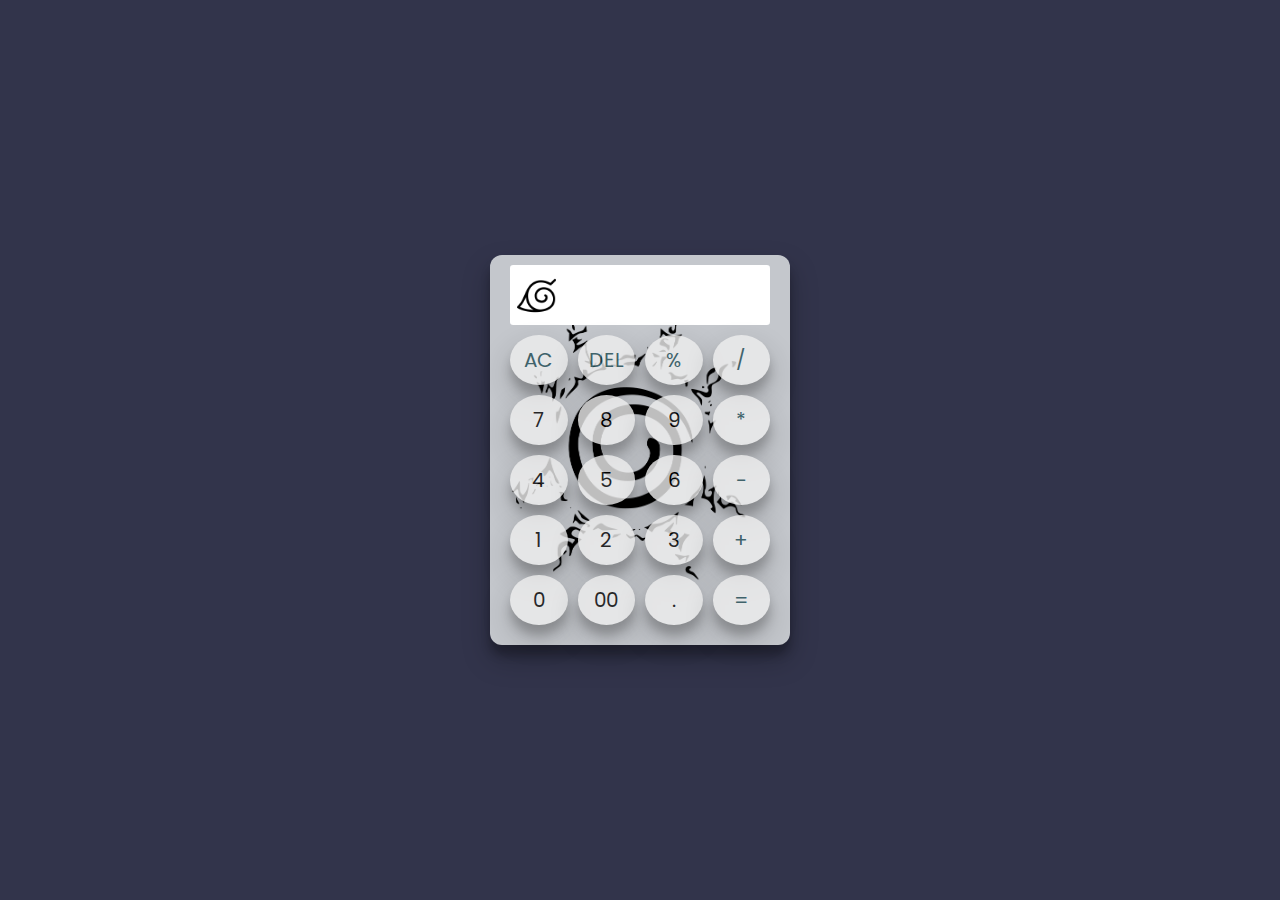
<file: Calculator/index.html>
<!DOCTYPE html>
<html lang="en">
  <head>
    <meta charset="UTF-8" />
    <meta http-equiv="X-UA-Compatible" content="IE=edge" />
    <meta name="viewport" content="width=device-width, initial-scale=1.0" />
    <title>Calculator in HTML CSS & JavaScript</title>
    <link rel="stylesheet" href="style.css" />
  </head>
  <body>
    <div class="container">
      <input type="text" class="display" />
      <div class="buttons">
        <button class="operator" data-value="AC">AC</button>
        <button class="operator" data-value="DEL">DEL</button>
        <button class="operator" data-value="%">%</button>
        <button class="operator" data-value="/">/</button>

        <button data-value="7">7</button>
        <button data-value="8">8</button>
        <button data-value="9">9</button>
        <button class="operator" data-value="*">*</button>

        <button data-value="4">4</button>
        <button data-value="5">5</button>
        <button data-value="6">6</button>
        <button class="operator" data-value="-">-</button>

        <button data-value="1">1</button>
        <button data-value="2">2</button>
        <button data-value="3">3</button>
        <button class="operator" data-value="+">+</button>

        <button data-value="0">0</button>
        <button data-value="00">00</button>
        <button data-value=".">.</button>
        <button class="operator" data-value="=">=</button>
      </div>
    </div>

    <script src="app.js"></script>
  </body>
</html>
</file>
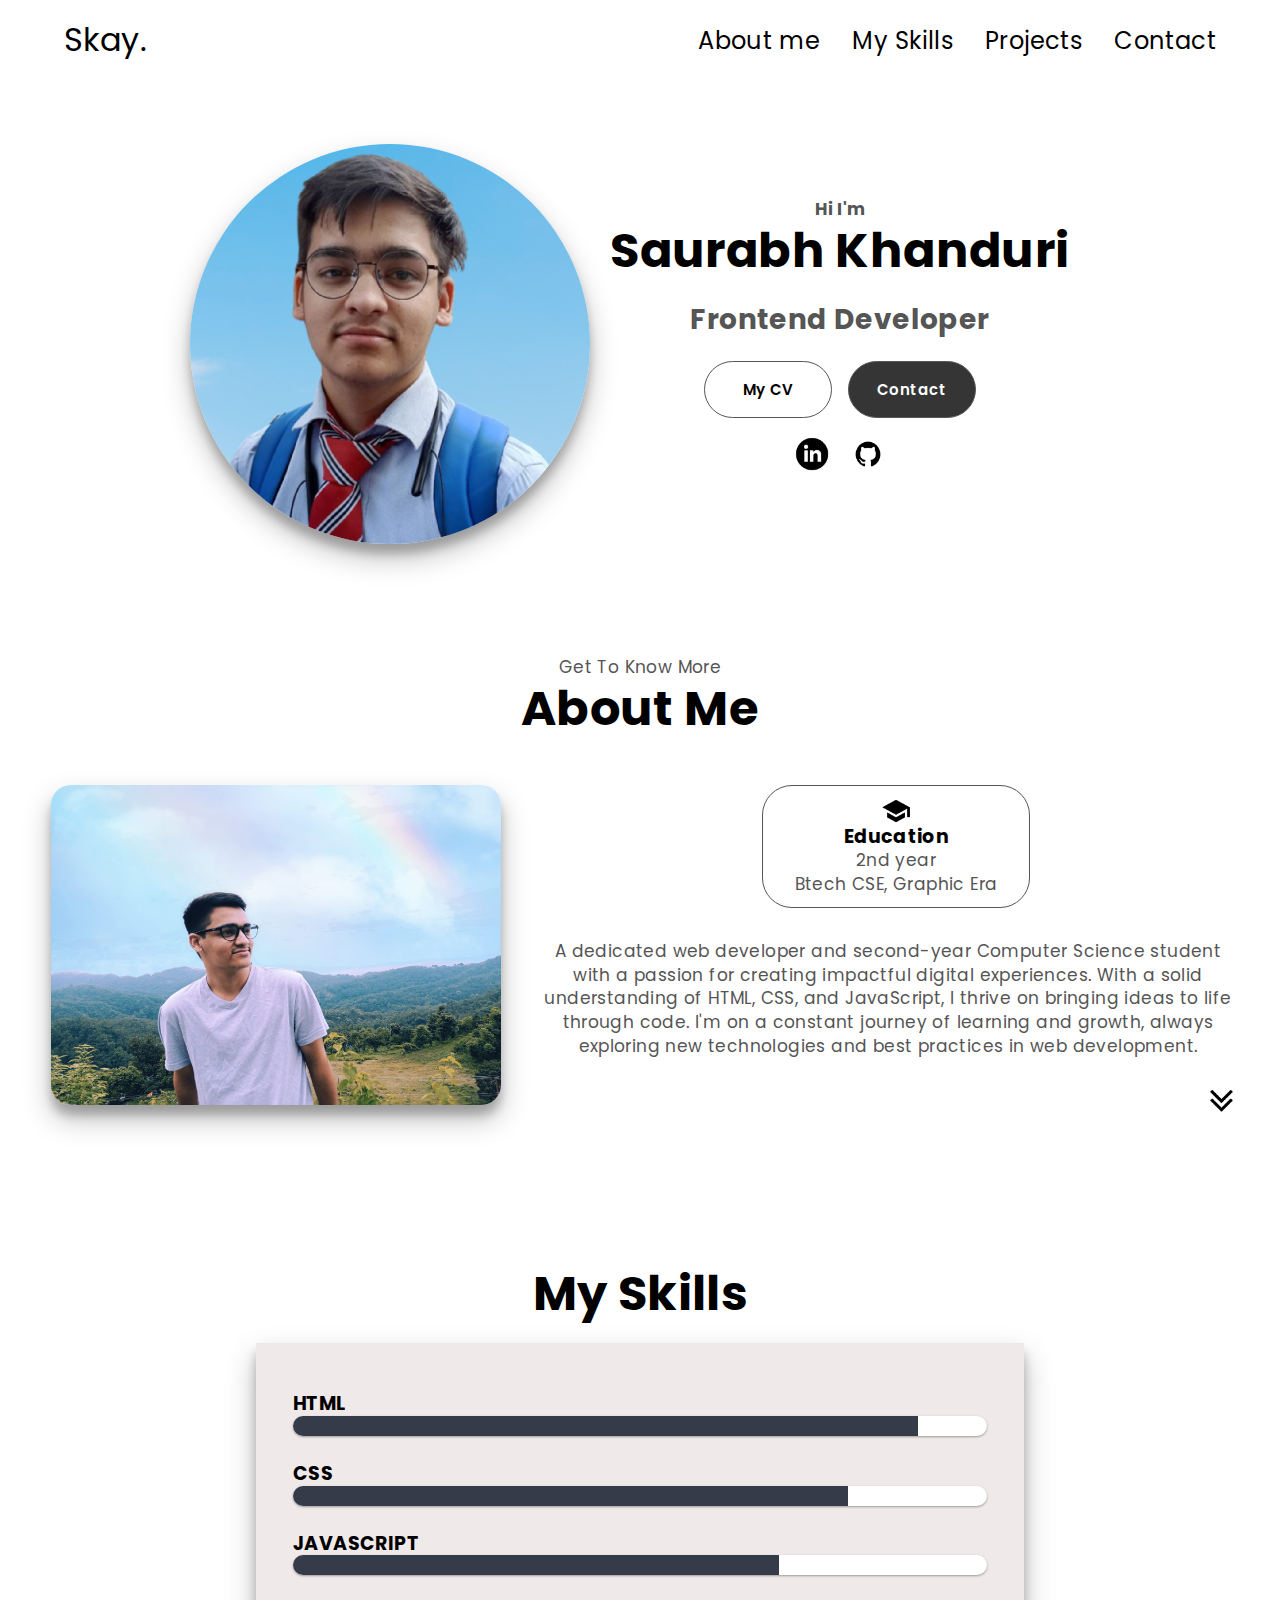
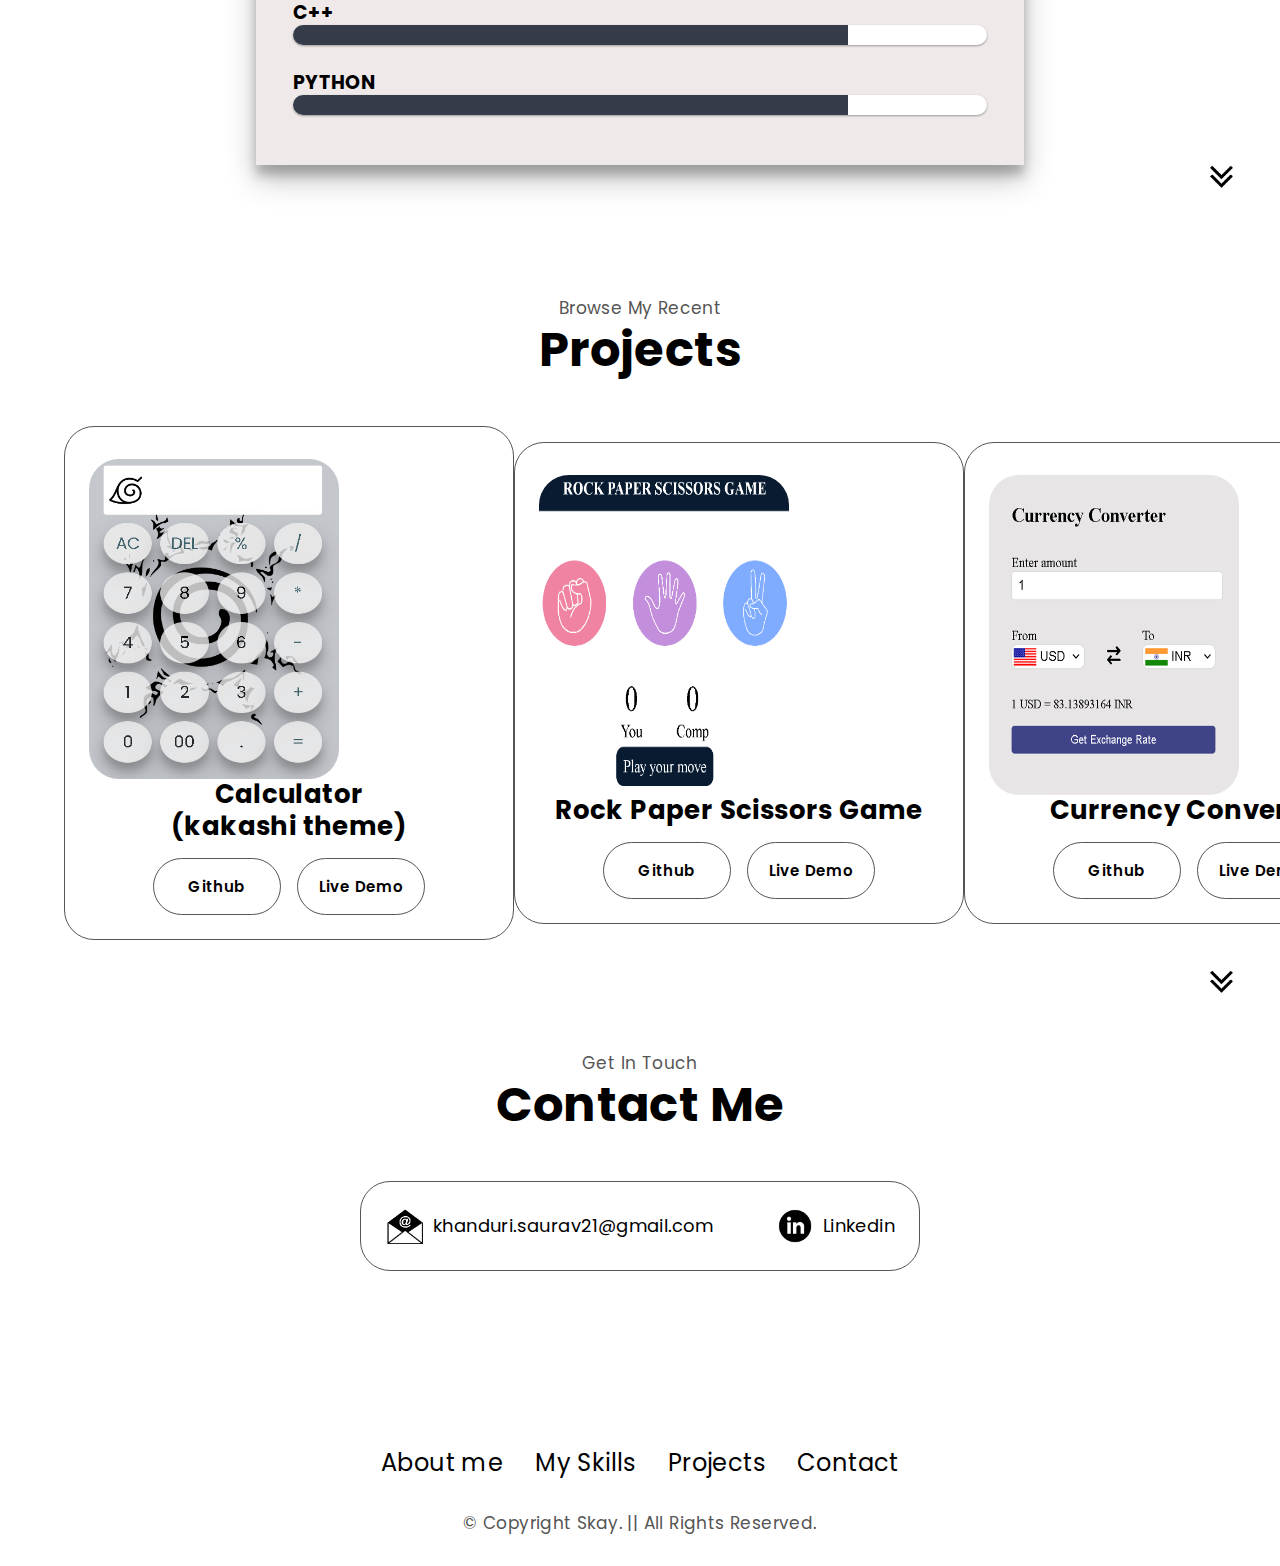
<file: Portfolio/index.html>
<!DOCTYPE html>
<html lang="en">
<head>
    <meta charset="UTF-8">
    <meta name="viewport" content="width=device-width, initial-scale=1.0">
    <title>Portfolio</title>
    <link rel="stylesheet" href="style.css">
    <link rel="stylesheet" href="https://unpkg.com/boxicons@latest/css/boxicons.min.css">
</head>
<body>
    <!---nav bar--->
    <nav>
    <div class="container nav-container">
    <a href="" class="logo">Skay.</a>
    <ul class="navlist">
        <li><a href="#about">About me</a></li>
        <li><a href="#skills">My Skills</a></li>
        <li><a href="#projects">Projects</a></li>
        <li><a href="#contact">Contact</a></li>
    </ul>
    </div>
    </nav>
    <!-- header section -->
    <header>
        <div class="container header-container">
            <div class="header-left">
                <img src="./img/sk.jpeg" alt="Saurabh's profile-photo">
            </div>
            <div class="header-right">
                <p><b>Hi I'm</b></p>
                <h1>Saurabh Khanduri</h1>
                <h2>Frontend Developer</h2>
                <div class="header-info">
                    <a href="./img/Saurabh_Resume.pdf" class="btn" download="Saurabh_Resume.pdf">My CV</a>
                    <a href="#contact" class="btn btn-dark">Contact</a>
                </div>  
                <div class="header-social">
                    <a href="https://www.linkedin.com/in/saurabh-khanduri-92748a258/"><img src="./img/linkedin.png" class="icon1"></a>
                    <a href="https://github.com/SaurabhKhanduri21"><img src="./img/git.png" class="icon1"></a>
                </div>
            </div>
        </div>
    </header>
    <!-- about section -->
    <section id="about">
        <p class="heading-p">Get To Know More</p>
        <h1 class="heading">About Me</h1>
        <div class="about about-container">
            <div class="about-left">
                <img src="./img/skay.jpeg" alt="Saurabh photo">
            </div>
            <div class="about-right">
                <div class="basic-ed">
                <div class="ed-box">
                    <img src="./img/ed.png" class="icon1">
                    <h4>Education</h4>
                    <p>2nd year <br>
                       Btech CSE, Graphic Era
                    </div>
                    </p>
                </div>
                <div class="description">
                <p>A dedicated web developer and second-year Computer Science student with a passion for creating impactful digital experiences. With a solid understanding of HTML, CSS, and JavaScript, I thrive on bringing ideas to life through code. I'm on a constant journey of learning and growth, always exploring new technologies and best practices in web development.</p>
                <a href="#skills" class="arrow"><img src="./img/arrow.png" class="icon1"></a>
            </div>
            </div>
        </div>
    </section>
    <!-- skills section -->
    <section id="skills">
        <h1 class="heading">My Skills</h1>
        <div class="skill">
        <li><h4>HTML</h4>
            <span class="bar"><span class="html"></span></span>
        </li>
        <li><h4>CSS</h4>
            <span class="bar"><span class="css"></span></span>
        </li>
        <li><h4>JAVASCRIPT</h4>
            <span class="bar"><span class="javascript"></span></span>
        </li>
        <li><h4>C++</h4>
            <span class="bar"><span class="cpp"></span></span>
        </li>
        <li><h4>PYTHON</h4>
            <span class="bar"><span class="python"></span></span>
        </li>
        <a href="#projects" class="arrow"><img src="./img/arrow.png" class="icon1"></a>

    </div>
    </section>
    <!-- project section -->
    <section id="projects">
        <p class="heading-p">Browse My Recent</p>
        <h1 class="heading">Projects</h1>
        <div class="container project-container">
            <div class="project">
                <img src="./img/calc.png" alt="">
                <h3>Calculator<br>(kakashi theme)</h3>
                <div class="header-info">
                    <a href="https://github.com/SaurabhKhanduri21/Calculator-Kakashi-Theme-" class="btn">Github</a>
                    <a href="https://saurabhkhanduri21.github.io/Calculator-Kakashi-Theme-/" class="btn">Live Demo</a>
                </div>
            </div>
            <div class="project">
                <img src="./img/rps.png" alt="">
                <h3>Rock Paper Scissors Game</h3>
                <div class="header-info">
                    <a href="https://github.com/SaurabhKhanduri21/RockPaperScissors" class="btn">Github</a>
                    <a href="https://saurabhkhanduri21.github.io/RockPaperScissors/" class="btn">Live Demo</a>
                </div>
            </div>
            <div class="project">
                <img src="./img/currency converter.png" alt="">
                <h3>Currency Converter</h3>
                <div class="header-info">
                    <a href="https://github.com/SaurabhKhanduri21/CurrencyConverter" class="btn">Github</a>
                    <a href="https://saurabhkhanduri21.github.io/CurrencyConverter/" class="btn">Live Demo</a>
                </div>
            </div>
        </div>
    </section>
    <!-- contact section -->
    <section id="contact">
        <a href="#contact" class="arrow"><img src="./img/arrow.png" class="icon1"></a>
        <p class="heading-p">Get In Touch</p>
        <h1 class="heading">Contact Me</h1>
        <div class="contact-container container">
            <div class="email">
                <img src="./img/email.png" class="icon1">
                <a href="mailto:khanduri.saurav21@gmail.com"><h5>khanduri.saurav21@gmail.com</h5></a>
            </div>
            <div class="linkedin">
                <img src="./img/linkedin.png" class="icon1">
                <a href="https://www.linkedin.com/in/saurabh-khanduri-92748a258/"><h5>Linkedin</h5></a>
            </div>
        </div>
    </section>
    <!-- footer section -->
    <footer>
        <ul class="navlist">
            <li><a href="#about">About me</a></li>
            <li><a href="#skills">My Skills</a></li>
            <li><a href="#projects">Projects</a></li>
            <li><a href="#contact">Contact</a></li>
        </ul>
        <p>&copy; Copyright Skay. || All Rights Reserved.</p>
    </footer>
</body>
</html>
</file>
<file: Calculator/style.css>
/* Import Google font - Poppins */
@import url("https://fonts.googleapis.com/css2?family=Poppins:wght@300;400;500;600;700&display=swap");
* {
  margin: 0;
  padding: 0;
  box-sizing: border-box;
  font-family: "Poppins", sans-serif;
}
body {
  height: 100vh;
  display: flex;
  align-items: center;
  justify-content: center;
  background-color: rgb(50,52,75);
}
.container {

  background: rgb(196,199,204);
  background-image: url(./img/curse.png);
  background-size: 80%;
  background-repeat: no-repeat;
  background-position: 30%;
  position: relative;
  max-width: 300px;
  width: 100%;
  border-radius: 12px;
  padding: 10px 20px 20px;
  box-shadow: 0 14px 28px rgba(0,0,0,0.25), 0 10px 10px rgba(0,0,0,0.22);
}
.display {
  background-image: url(./img/pngwing.com.png);
  background-size: 15%;
  border-radius: 0.2rem;
  padding-right: 1rem;
  background-repeat: no-repeat;
  background-position: 3%;
  height: 60px;
  width: 100%;
  outline: none;
  border: none;
  text-align: right;
  margin-bottom: 10px;
  font-size: 25px;
  color: #000e1a;
  pointer-events: none;
}
.buttons {
  display: grid;
  grid-gap: 10px;
  grid-template-columns: repeat(4, 1fr);
}
.buttons button {
  opacity: 80%;
  padding: 10px;
  border-radius: 50%;
  border: none;
  font-size: 20px;
  cursor: pointer;
  background-color: #eee;
  box-shadow: 0 14px 28px rgba(0,0,0,0.25), 0 10px 10px rgba(0,0,0,0.22);
}
.buttons button:active {
  transform: scale(0.99);
}
.operator {
  color: rgb(32,75,84);
}
</file>
<file: Portfolio/style.css>
@import url('https://fonts.googleapis.com/css2?family=Poppins:wght@300;400;500;600&display=swap');

*{
    padding: 0;
    margin: 0;
    box-sizing: border-box;
    list-style: none;
    text-decoration: none;
    scroll-behavior: smooth;
    font-family: 'Poppins', sans-serif;
    border: none;
    outline: none;
    letter-spacing: .4px;
    
}

/*body{
    background-color: #D9AFD9;
background-image: linear-gradient(0deg, #D9AFD9 0%, #97D9E1 100%);

}*/
:root{
    --dark: #353535;
    --dark-variant: #555555;
    --transition: .5s ease;
}

h1,h2,h3,h4,h5{
    line-height: 120%;
}

h1{
    font-size: 48px;
    color: black;
}

h2{
    font-size: 28px;
    color: var(--dark-variant)
}

h3{
    font-size: 26px;
    color: black;
}

h4{
    font-size: 19px;
    color:black;
}

h5{
    font-size: 18px;
    font-weight: 400;
}

.heading{
    text-align: center;
    margin-bottom: 3rem;
}

p{
    color: var(--dark-variant);
    font-size: 17px;
    line-height: 140%;
}

.heading-p{
    color: var(--dark-variant);
    text-align: center;
    padding-top: 7rem;
}

/*nav section*/
a{
    font-size: 24px;
    color: black;
    text-decoration-color: white;
    transition: var(--transition);
}

a:hover{
    color: var(--dark-variant);
    text-decoration-color: var(--dark-variant) !important;
    text-underline-offset: 1rem;
    text-decoration: underline;
}

.btn{
    display: inline-block;
    width: fit-content;
    padding: 1rem;
    width: 8rem;
    border-radius: 2rem;
    cursor: pointer;
    color: black;
    border: 1px solid var(--dark-variant);
    display: flex;
    align-items: center;
    justify-content: center;
    font-weight: 600;
    font-size: 15px;
    transition: var(--transition);
}

.btn:hover{
    background: var(--dark-variant);
    color: white;
}

.btn-dark{
    color: white;
    background: var(--dark);
    text-decoration: none !important;
}

.btn-dark:hover{
    background: black;
}

img{
    width: 1200px;
    display: block;
}

.icon1{
    width: 40px;
    height: max-content;
}

.container{
    margin: 0 auto;
    max-width: 1200px;
    width: 90%;
}

nav{
    height: 5rem;
    position: fixed;
    z-index: 1;
    top: 0;
    left: 0;
    width: 100%;
    display: grid;
    place-items: center;
    background: white;
}

.nav-container{
    display: flex;
    justify-content: space-between;
    align-items: center;
    height: 100%;
}

.logo{
    font-size: 32px;
    color: black !important;
    text-decoration: none !important;
}

.navlist{
    display: flex;
    align-items: center;
    gap:2rem;
}

/*header section*/
header{
    padding-top: 9rem;
}

.header-container{
    display: flex;
    grid-template-columns: 56% auto;
    max-width: 900px;
    justify-content: space-between;
}

.header-left img{
    width: 400px;
    height: 400px;
    border-radius: 50%;
    box-shadow: 0 14px 28px rgba(0,0,0,0.25), 0 10px 10px rgba(0,0,0,0.22);

}
.header-right{
    text-align: center;
    margin: auto;
}

.header-right p{
    color: var(--dark-variant);
}

.header-right h2{
    margin: 1.5rem;
}

.header-info{
    margin-top: 1rem;
    display: flex;
    justify-content: center;
    gap: 1rem;
}

.header-social{
    display: flex;
    gap: 1rem;
    justify-content: center;
    margin: 1rem auto;
}

/*about section*/
.about-container{
    display: grid;
    grid-template-columns: 40% auto;
    margin-bottom: 6rem;

}

.about-left{
    margin-left: 10%;
}  

.about-left img{
    border-radius: 20px;
    height: 320px;
    width:450px;
    box-shadow: 0 14px 28px rgba(0,0,0,0.25), 0 10px 10px rgba(0,0,0,0.22);

}

.about-right{
    text-align: center;
}

.basic-ed{
    display: flex;
    justify-content: center;
}

.ed-box{
    padding: 10px;
    text-align: center;
    border: 1px solid var(--dark-variant);
    border-radius: 30px;
    width: 35%;
    height: 5%;
}

.ed-box img{
    height: 30px;
    width: 30px;
    margin: auto;
}

.description{
    margin:1rem;
    padding: 1rem 2rem 0 1rem;
} 

/*skills*/
section{
    position: relative;
}

.arrow{
    position: absolute;
    right: 3%;
    transition: var(--transition);
    margin-top: 1.4rem;
}

.arrow:hover{
    margin-top: 2rem;
}

#skills{
    padding-top: 4rem;
}
#skills h1{
    margin-bottom: 10px;
}
.skill{
    width: 60%;
    margin:20px auto;
    background-color: #efe9e9;
    color: #fff;
    padding: 30px;
    box-shadow: 0 14px 28px rgba(0,0,0,0.25), 0 10px 10px rgba(0,0,0,0.22);
}

.skill li{
    margin: 13px 0;
    padding: 7px;
}

.bar{
    background: white;
    display: block;
    height: 20px;
    border: 1px solid rgpa(0,0,0,0.3);
    border-radius: 10px;
    overflow: hidden;
    box-shadow: 0 1px 3px rgba(0,0,0,0.12), 0 1px 2px rgba(0,0,0,0.24);
    transition: all 0.3s cubic-bezier(.25,.8,.25.1);
}

.bar:hover{
    box-shadow: 0 14px 28px rgba(0, 0, 0, 0.10), 0 10px 10px rgba(0,0,0,0.22);
    transition: all 0.1s ease;
}

.bar span{
    height: 20px;
    float: left;
    background: #353b48;
}
 
.html{
    width: 90%;
    animation: html 3s;
}

.css{
    width: 80%;
    animation: css 3s;
}

.javascript{
    width: 70%;
    animation: javascript 3s;
}

.cpp{
    width: 80%;
    animation: cpp 3s;
}

.python{
    width: 80%;
    animation: python 3s;
}

@keyframes html{
    0%{
        width: 0%;
    }
    100%{
        width: 90%;
    }
}

@keyframes css{
    0%{
        width: 0%;
    }
    100%{
        width: 80%;
    }
}

@keyframes javascript{
    0%{
        width: 0%;
    }
    100%{
        width: 70%;
    }
}

@keyframes cpp{
    0%{
        width: 0%;
    }
    100%{
        width: 80%;
    }
}

@keyframes python{
    0%{
        width: 0%;
    }
    100%{
        width: 80%;
    }
}

/* project section */
.project-container{
    display: grid;
    grid-template-columns: repeat(3,1fr);
    gap: 20x;
}

.project{
    margin: auto;
    width: 50vh;
    padding: 24px;
    border: 1px solid var(--dark-variant);
    border-radius: 30px;
    text-align: center;
}

.project img{
    height: 320px;
    width: 250px;
    border-radius: 30px;
    margin-top: 0.5rem;
}

/* contact section */
.contact-container{
    max-width: 35rem;
    border: 1px solid var(--dark-variant);
    padding: 24px;
    border-radius: 30px;
    display: flex;
    justify-content: space-between;
    align-items: center;
}

.email,.linkedin{
    display: flex;
    align-items: center;
    gap: 0.5rem;
}

/* footer section */
footer{
    margin-top: 9rem;
    padding: 30px;
    text-align: center;
}

footer .navlist{
    justify-content: center;
    margin-bottom: 2rem;
}
</file>
